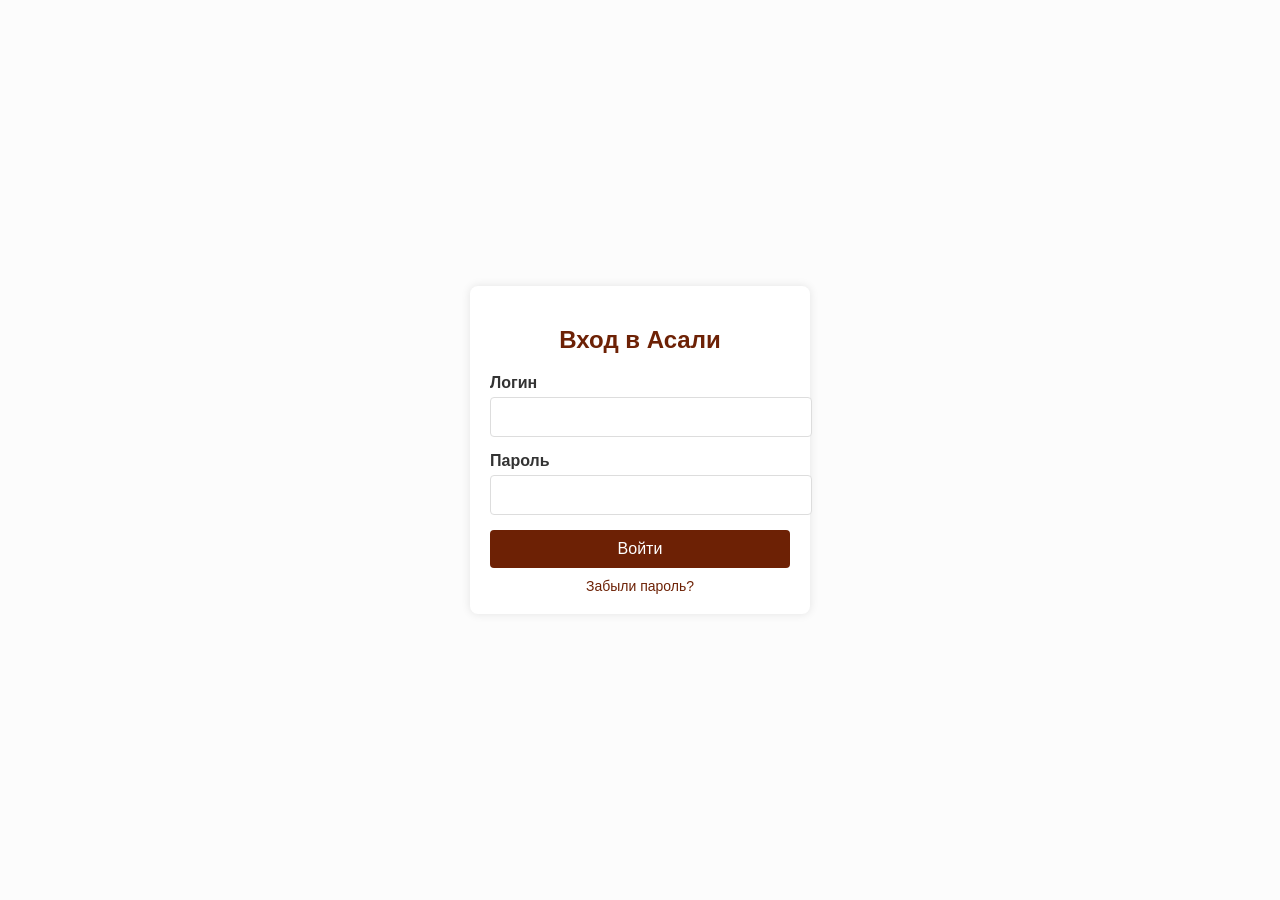
<file: index.html>
<!DOCTYPE html>
<html lang="ru">
<head>
    <meta charset="UTF-8">
    <meta name="viewport" content="width=device-width, initial-scale=1.0">
    <title>Авторизация - Асали</title>
    <style>
        /* Стили для центрирования формы на странице */
        body {
            display: flex;
            align-items: center;
            justify-content: center;
            height: 100vh;
            font-family: Arial, sans-serif;
            margin: 0;
            background-color: #fcfcfc;
        }
        .auth-form {
            width: 300px;
            padding: 20px;
            border-radius: 8px;
            box-shadow: 0 0 10px rgba(0, 0, 0, 0.1);
            background-color: #fff;
        }
        .auth-form h2 {
            text-align: center;
            color: #6d2105;
            margin-bottom: 20px;
        }
        .auth-form label {
            display: block;
            margin-bottom: 5px;
            font-weight: bold;
            color: #333;
        }
        .auth-form input[type="text"],
        .auth-form input[type="password"] {
            width: 100%;
            padding: 10px;
            margin-bottom: 15px;
            border-radius: 4px;
            border: 1px solid #ddd;
            font-size: 16px;
        }
        .auth-form button {
            width: 100%;
            padding: 10px;
            background-color: #6d2105;
            color: #fff;
            font-size: 16px;
            border: none;
            border-radius: 4px;
            cursor: pointer;
        }
        .auth-form button:hover {
            background-color: #4e1503;
        }
        .auth-form a {
            display: block;
            text-align: center;
            color: #6d2105;
            margin-top: 10px;
            text-decoration: none;
            font-size: 14px;
        }
        .auth-form a:hover {
            text-decoration: underline;
        }
    </style>
</head>
<body>
    <div class="auth-form">
        <h2>Вход в Асали</h2>
        <form id="loginForm">
            <label for="username">Логин</label>
            <input type="text" id="username" required>

            <label for="password">Пароль</label>
            <input type="password" id="password" required>

            <button type="submit">Войти</button>
            <a href="#">Забыли пароль?</a>
        </form>
    </div>
    <script>
        document.getElementById('loginForm').addEventListener('submit', function(event) {
            event.preventDefault(); // Останавливаем стандартное поведение формы

            // Получаем значения логина и пароля
            const username = document.getElementById('username').value;
            const password = document.getElementById('password').value;

            // Здесь должна быть логика проверки (например, AJAX запрос на сервер)
            // Для простоты, будем использовать фиксированные значения
            if (username === 'user' && password === '1111') {
                // Если данные верные, сохраняем информацию в localStorage
                localStorage.setItem('loggedIn', 'true');
                // Перенаправление на главную страницу
                window.location.href = 'Кон.цех.html';
            } else {
                alert('Неверный логин или пароль!');
            }
        });
    </script>
</body>
</html>
</file>
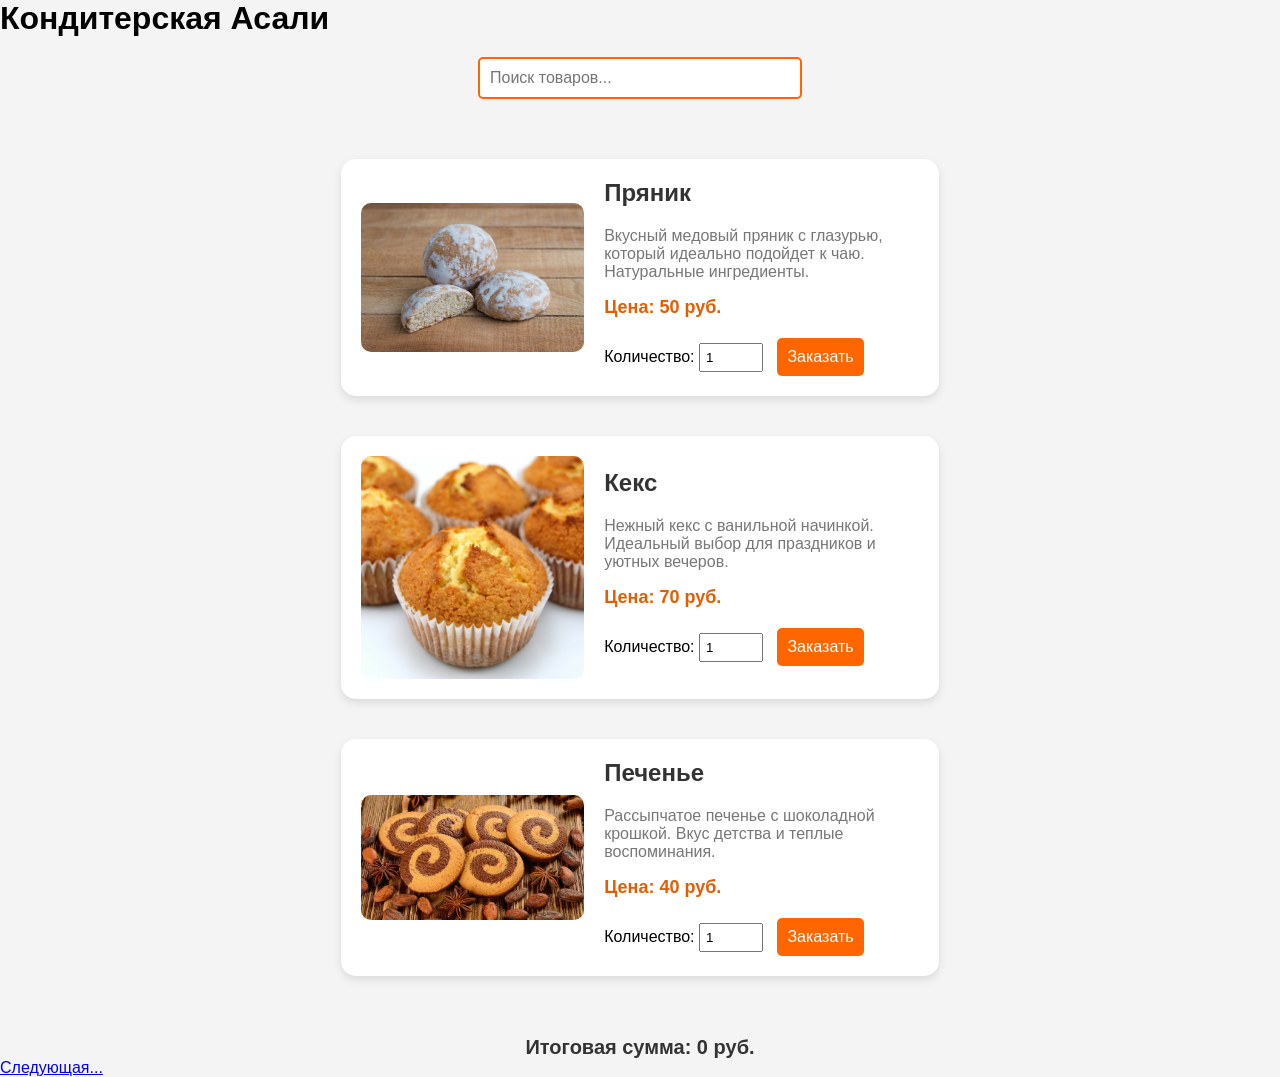
<file: кон.цех 3 .html>
<!DOCTYPE html>
<html lang="ru">
<head>
    <meta charset="UTF-8">
    <meta name="viewport" content="width=device-width, initial-scale=1.0">
    <title>Кондитерская Асали</title>
    <link rel="stylesheet" href="style.css">
</head>
<body>
    
    <h1>Кондитерская Асали</h1>

    <!-- Поле для поиска -->
    <div class="search-bar">
        <input type="text" id="search-input" onkeyup="searchProducts()" placeholder="Поиск товаров...">
    </div>

    <!-- Контейнер с товарами -->
    <div class="container" id="product-container">
        <div class="product">
            <img src="./фото/24fe67a0944e8c70fd5b37277353b58f.jpg" alt="Пряник">
            <div class="product-info">
                <h2>Пряник</h2>
                <p>Вкусный медовый пряник с глазурью, который идеально подойдет к чаю. Натуральные ингредиенты.</p>
                <div class="price">Цена: 50 руб.</div>
                <div class="order-section">
                    Количество: <input type="number" value="1" id="quantity-gingerbread">
                    <a href="#" class="order-btn" onclick="addToCart('gingerbread', 50)">Заказать</a>
                </div>
            </div>
        </div>

        <div class="product">
            <img src="./фото/i (5).webp" alt="Кекс">
            <div class="product-info">
                <h2>Кекс</h2>
                <p>Нежный кекс с ванильной начинкой. Идеальный выбор для праздников и уютных вечеров.</p>
                <div class="price">Цена: 70 руб.</div>
                <div class="order-section">
                    Количество: <input type="number" value="1" id="quantity-cupcake">
                    <a href="#" class="order-btn" onclick="addToCart('cupcake', 70)">Заказать</a>
                </div>
            </div>
        </div>

        <div class="product">
            <img src="./фото/70696d614daa6e8220dc59aaade1a315.jpg" alt="Печенье">
            <div class="product-info">
                <h2>Печенье</h2>
                <p>Рассыпчатое печенье с шоколадной крошкой. Вкус детства и теплые воспоминания.</p>
                <div class="price">Цена: 40 руб.</div>
                <div class="order-section">
                    Количество: <input type="number" value="1" id="quantity-cookie">
                    <a href="#" class="order-btn" onclick="addToCart('cookie', 40)">Заказать</a>
                </div>
            </div>
        </div>
    </div>

    <!-- Отображение итоговой суммы заказа -->
    <div id="total-price">Итоговая сумма: 0 руб.</div>

    <a href = "./кон.цех 2.html">Следующая... </a>
<script src="./app.js"></script>
</body>
</html>
</file>
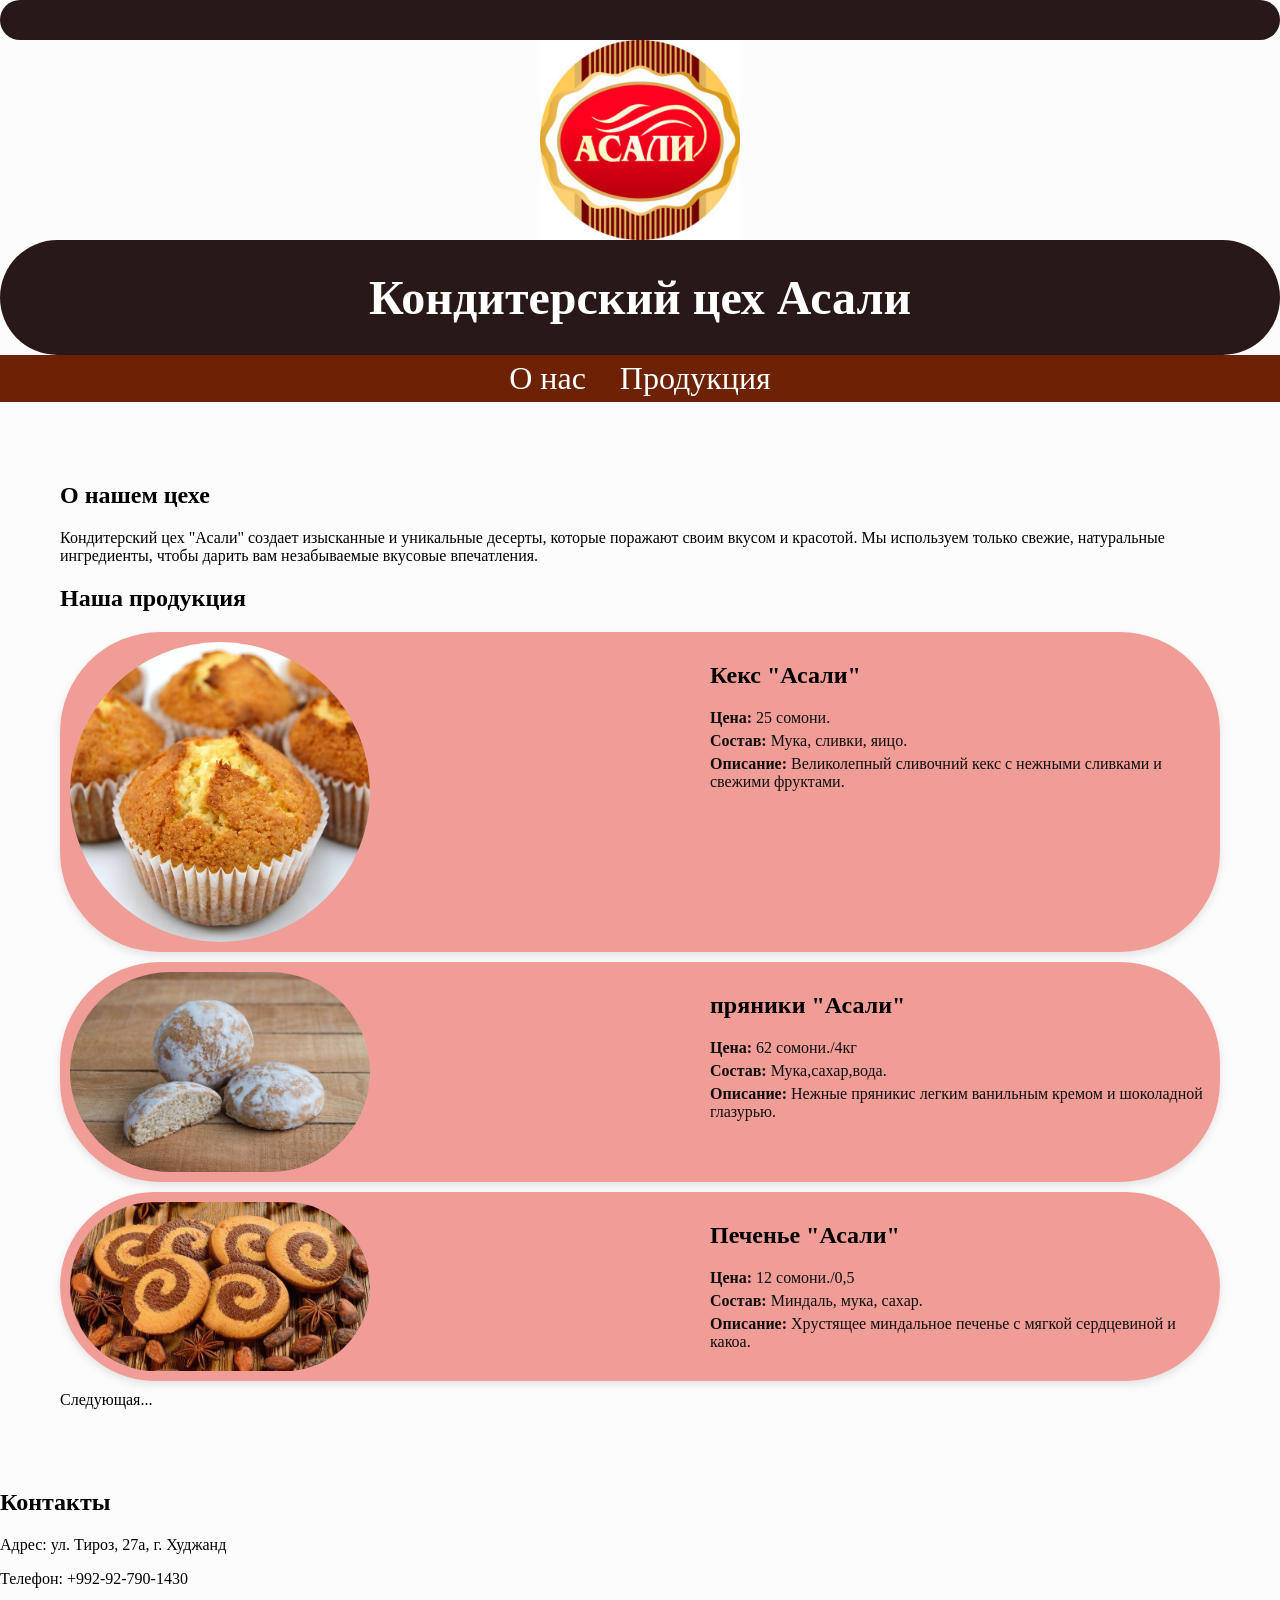
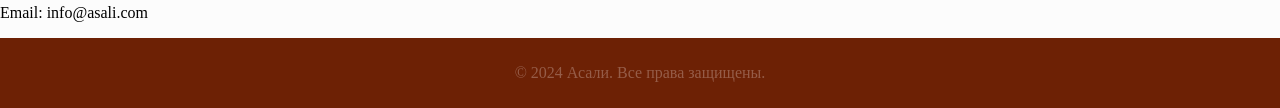
<file: Кон.цех.html>
<!DOCTYPE html>
<html lang="en">
<head>
    <meta charset="UTF-8">
    <meta name="viewport" content="width=device-width, initial-scale=1.0">
    <title>Асали - Кондитерский цех</title>
    <style>
        body {
            font-family: 'Times New Roman', Times, serif, sans-serif;
            background-color: #fcfcfc;
            margin: 0;
            padding: 0;
        }
        header {
            background-color: #130000e7;
            padding: 20px;
            text-align: center;
            color: rgb(255, 255, 255);
            border-radius: 5000px;
        }
        h1 {
            margin: 10px 0;
            font-size: 3em;
            
        }
        .logo {
            max-width: 200px;
            height: auto;
            display: block;
            margin: 0 auto;
            
        }
        nav {
            background-color: #6d2105;
            padding: 05px;
            text-align: center;
            border-radius: 0px;
        }
        nav a {
            color: white;
            text-decoration: none;
            margin: 0 15px;
            font-size: 2em;
        }
        nav a:hover {
            text-decoration: underline;
        }
        .content {
            padding: 60px;
        }
        .product {
            display: flex;
            justify-content: space-between;
            align-items: flex-start;
            margin: 10px 0;
            padding: 10px;
            background-color: #f09c96fa;
            border-radius: 100px;
            box-shadow: 0 4px 8px rgba(0, 0, 0, 0.1);
        }
        .product img {
            width: 300px;
            height: auto;
            border-radius: 200px;
        }
        .product-description {
            max-width: 500px;
            margin-left: 20px;
            text-align: left;
        }
        .product-description h2 {
            color: #000000;
            margin-bottom: 20px;
        }
        .product-description p {
            margin: 5px 0;
            color: #0f0e0e;
        }
        footer {
            background-color: #6d2105;
            text-align: center;
            padding: 10px;
            color: rgba(252, 242, 242, 0.288);
        }
    </style>
</head>
<header></header>
    <img src="./фото/логотип.jpg" alt="Логотип Асали" class="logo">
</header>
<body>

<header>
    <h1>Кондитерский цех Асали</h1>
</header>

<nav>
    <a href="#about">О нас</a>
    <a href="#products">Продукция</a>
</nav>

<div class="content">
    <section id="about">
        <h2>О нашем цехе</h2>
        <p>Кондитерский цех "Асали" создает изысканные и уникальные десерты, которые поражают своим вкусом и красотой. Мы используем только свежие, натуральные ингредиенты, чтобы дарить вам незабываемые вкусовые впечатления.</p>
    </section>

    <section id="products">
        <h2>Наша продукция</h2>

        <div class="product">
            <img src="./фото/i (5).webp" alt="Торт Асали">
            <div class="product-description">
                <h2>Кекс "Асали"</h2>
                <p><strong>Цена:</strong> 25 сомони.</p>
                <p><strong>Состав:</strong> Мука, сливки, яицо.</p>
                <p><strong>Описание:</strong> Великолепный сливочний кекс с нежными сливками и свежими фруктами.</p>
            </div>
        </div>

        <div class="product">
            <img src="./фото/24fe67a0944e8c70fd5b37277353b58f.jpg" alt="Пирожные Асали">
            <div class="product-description">
                <h2>пряники "Асали"</h2>
                <p><strong>Цена:</strong> 62 сомони./4кг</p>
                <p><strong>Состав:</strong> Мука,сахар,вода.</p>
                <p><strong>Описание:</strong> Нежные пряникис легким ванильным кремом и шоколадной глазурью.</p>
            </div>
        </div>

        <div class="product">
            <img src="./фото/70696d614daa6e8220dc59aaade1a315.jpg" alt="Печенье Асали">
            <div class="product-description">
                <h2>Печенье "Асали"</h2>
                <p><strong>Цена:</strong> 12 сомони./0,5</p>
                <p><strong>Состав:</strong> Миндаль, мука, сахар.</p>
                <p><strong>Описание:</strong> Хрустящее миндальное печенье с мягкой сердцевиной и какоа.</p>
            </div>
        </div>
        <a   = "./кон.цех 3 .html">Следующая... </a>
        
        

    </section>
</div>
<section id="contact">
    <h2>Контакты</h2>
    <p>Адрес: ул. Тироз, 27а, г. Худжанд</p>
    <p>Телефон: +992-92-790-1430</p>
    <p>Email: info@asali.com</p>
</section>
</div>

<footer>
    <p>&copy; 2024 Асали. Все права защищены.</p>
</footer>


</body>
</html>
</file>
<file: style.css>
body {
    font-family: Arial, sans-serif;
    background-color: #f4f4f4;
    margin: 0;
    padding: 0;
}
header {
    background-color: #ff6600;
    color: white;
    padding: 20px;
    text-align: center;
}
h1 {
    margin: 0;
}
.search-bar {
    display: flex;
    justify-content: center;
    margin: 20px 0;
}
.search-bar input {
    width: 300px;
    padding: 10px;
    border: 2px solid #ff6600;
    border-radius: 5px;
    font-size: 16px;
}
.container {
    display: flex;
    flex-wrap: wrap;
    justify-content: center;
    padding: 20px;
}
.product {
    background-color: #fff;
    border-radius: 15px;
    box-shadow: 0 4px 8px rgba(0, 0, 0, 0.1);
    width: 45%;
    margin: 20px;
    display: flex;
    padding: 20px;
    align-items: center;
    transition: transform 0.3s;
}
.product:hover {
    transform: translateY(-5px);
}
.product img {
    width: 40%;
    height: auto;
    border-radius: 10px;
}
.product-info {
    margin-left: 20px;
    flex: 1;
}
.product-info h2 {
    color: #333;
    margin-top: 0;
}
.product-info p {
    color: #777;
}
.product-info .price {
    font-size: 18px;
    color: #e65c00;
    font-weight: bold;
}
.order-btn {
    background-color: #ff6600;
    color: white;
    padding: 10px;
    text-decoration: none;
    border-radius: 5px;
    display: inline-block;
    margin-top: 10px;
}
.order-btn:hover {
    background-color: #e65c00;
}
.order-section {
    margin-top: 10px;
}
.order-section input {
    width: 50px;
    padding: 5px;
    margin-right: 10px;
}
#total-price {
    font-size: 20px;
    margin-top: 20px;
    text-align: center;
    color: #333;
    font-weight: bold;
}
#auth {
    margin-top: 30px;
    display: flex;
    justify-content: center;
}
</file>
